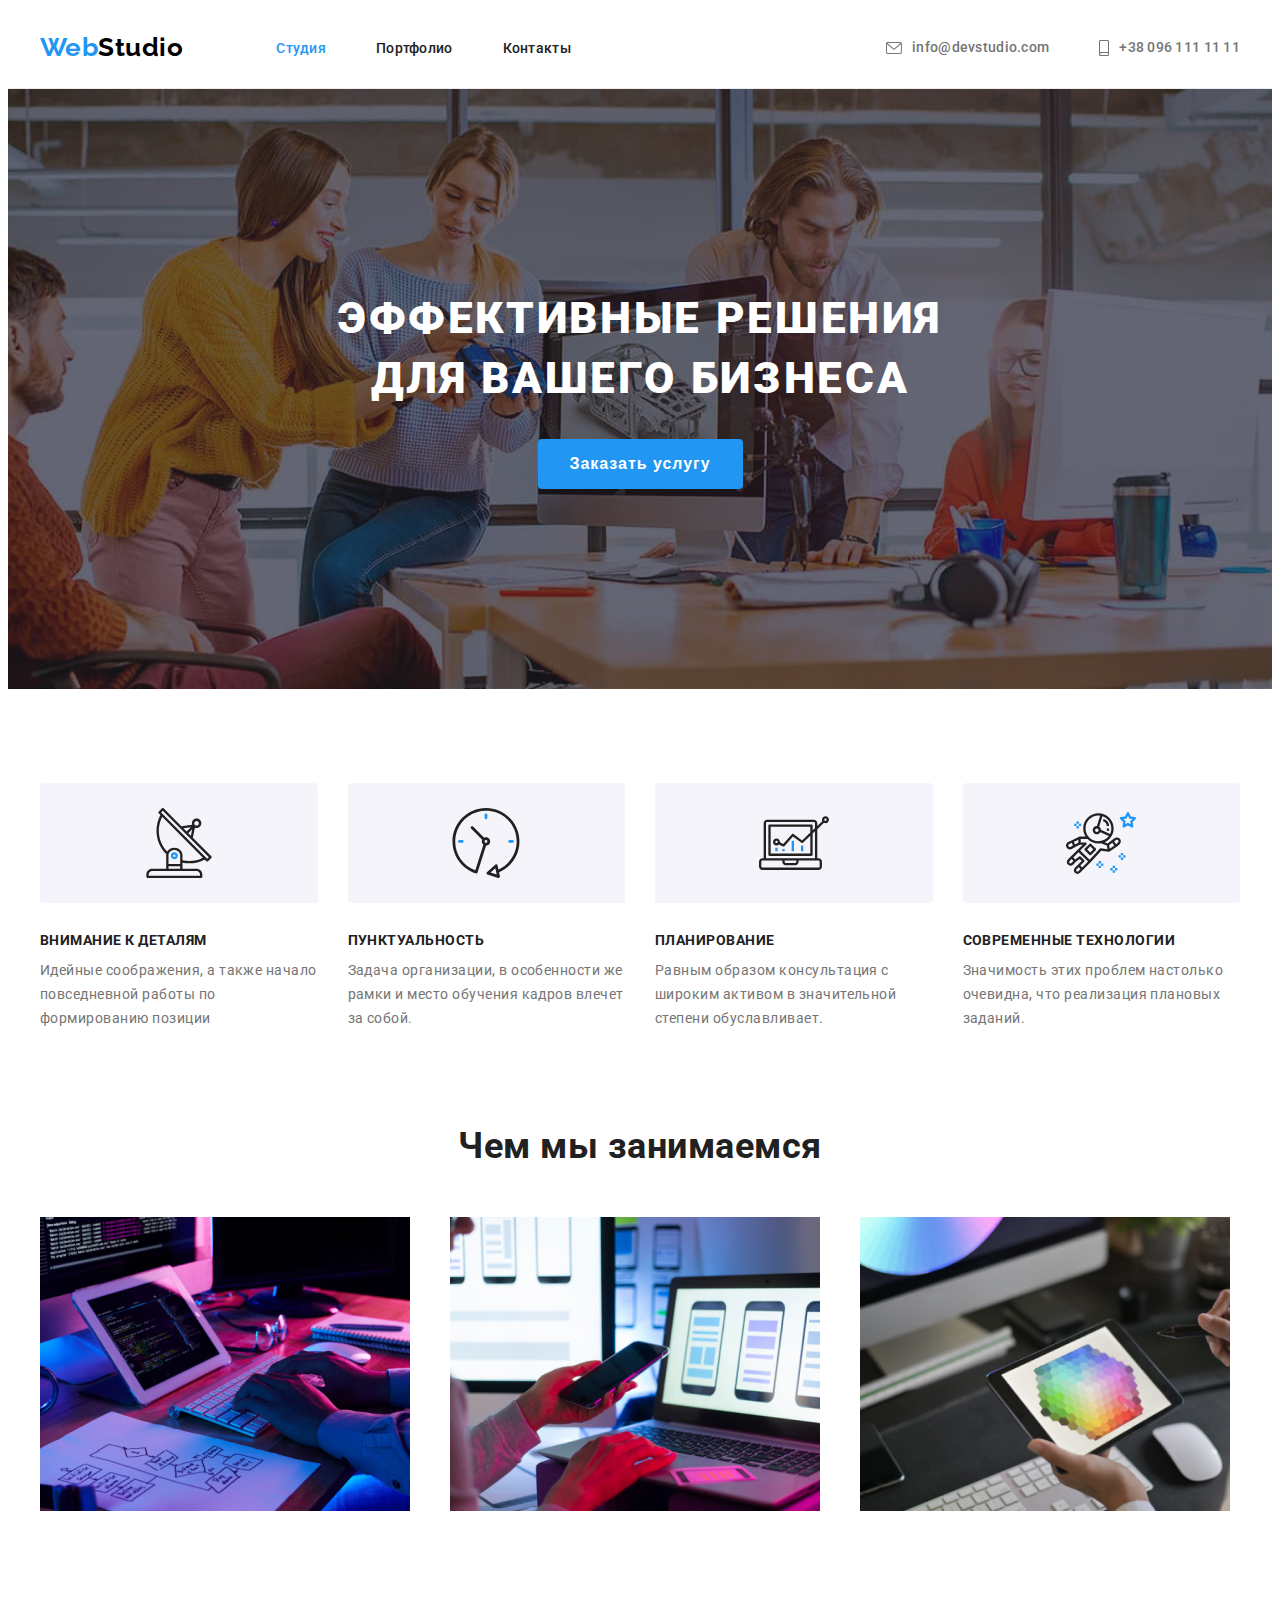
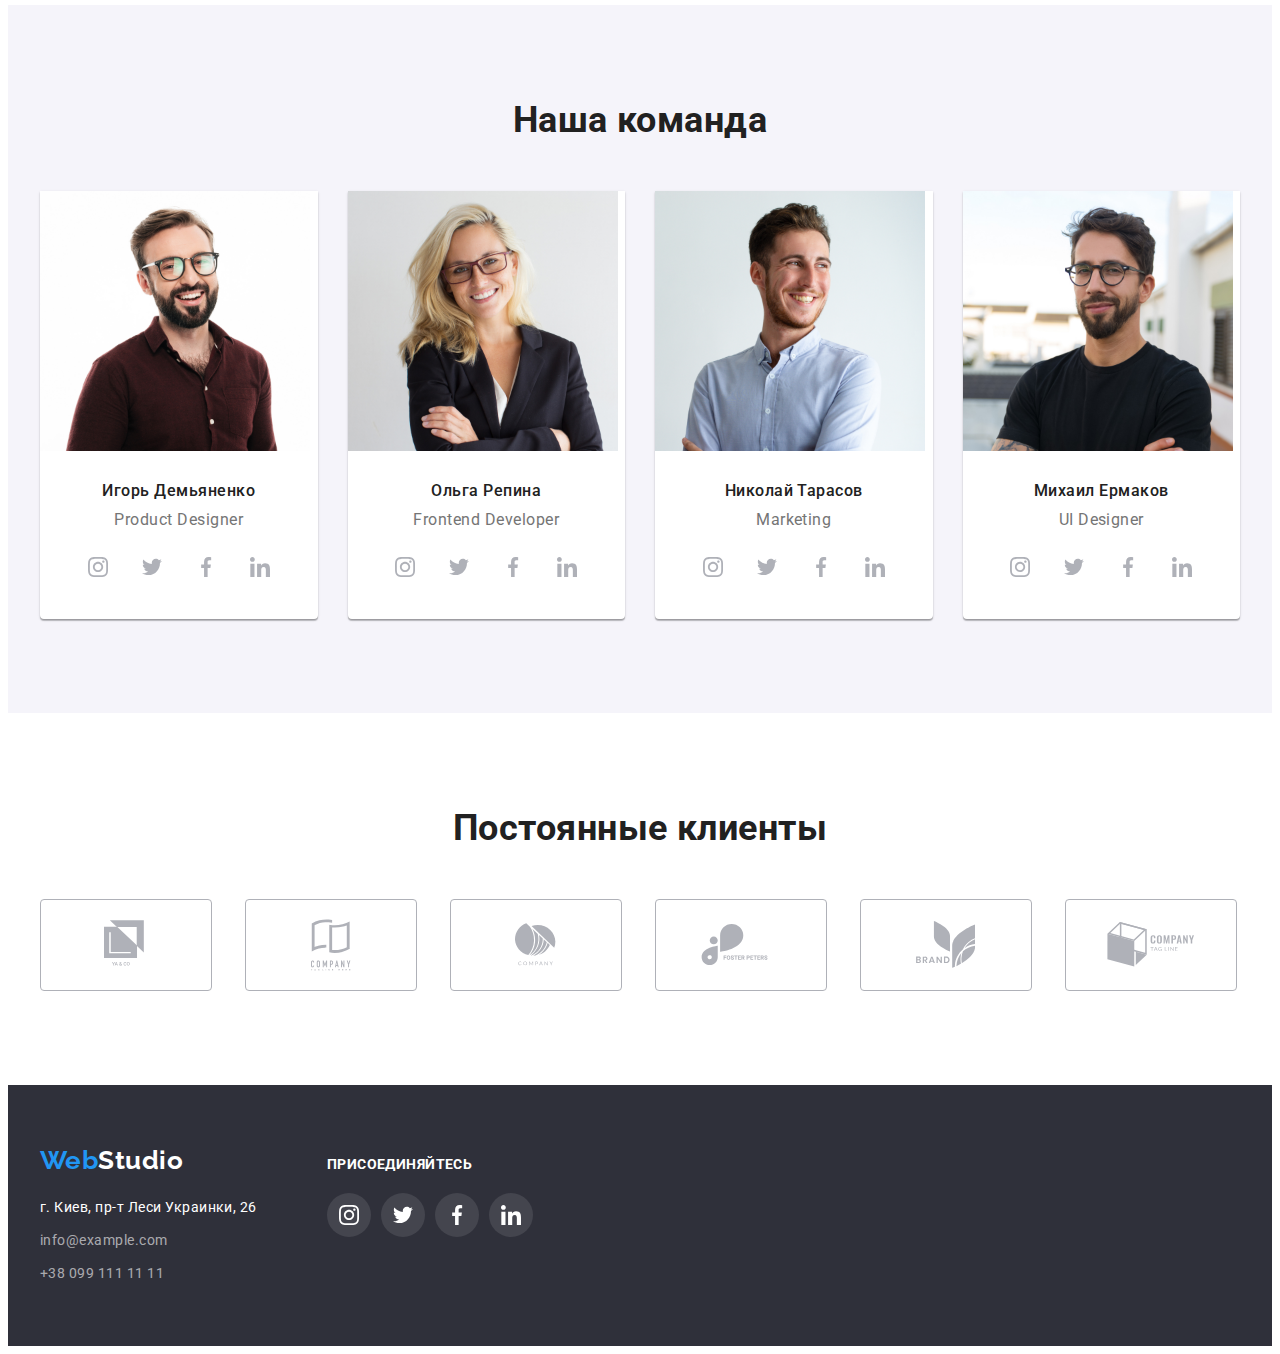
<file: index.html>
<!DOCTYPE html>
<html lang="ru">
  <head>
    <meta charset="UTF-8" />
    <meta name="viewport" content="width=device-width, initial-scale=1.0" />
    <title>Студия</title>
    <link
      rel="stylesheet"
      href="https://cdnjs.cloudflare.com/ajax/libs/modern-normalize/1.0.0/modern-normalize.css"
      integrity="sha512-Zx6MlUMKSVJoQ+83OwhdILe8cSEsCzfqThJd7J/VA2UrK6Ctj85p+xzqfyuNXE5B1k25uUdmJ2OzItbBy9GHAQ=="
      crossorigin="anonymous"
    />
    <link rel="preconnect" href="https://fonts.gstatic.com" />
    <link
      href="https://fonts.googleapis.com/css2?family=Raleway:wght@700&family=Roboto:wght@400;500;700;900&display=swap"
      rel="stylesheet"
    />
    <link rel="stylesheet" href="./css/styles.css" />
  </head>
  <body>
    <header class="page-header">
      <div class="container">
        <nav class="nav-menu">
          <a href="index.html" lang="en" class="logo link"
            ><span class="logo-title">Web</span>Studio</a
          >
          <ul class="site-nav list">
            <li class="site-nav-item">
              <a href="index.html" class="current link">Студия</a>
            </li>
            <li class="site-nav-item">
              <a href="./portfolio.html" class="link">Портфолио</a>
            </li>
            <li class="site-nav-item">
              <a href="Контакты" class="link">Контакты</a>
            </li>
          </ul>
        </nav>
        <ul class="contact list">
          <li class="site-nav-item">
            <a
              href="mailto:info@devstudio.com"
              class="contact-header link"
              aria-label="mail"
            >
              <svg class="link-contact" width="16" height="12">
                <use href="./images/icon.svg#icon-envelope-hover"></use></svg
              >info@devstudio.com</a
            >
          </li>
          <li class="site-nav-item">
            <a
              href="tel:+380961111111"
              class="contact-header link"
              aria-label="call"
            >
              <svg class="link-contact" width="10" height="16">
                <use href="./images/icon.svg#icon-smartphone"></use></svg
              >+38 096 111 11 11</a
            >
          </li>
        </ul>
      </div>
    </header>
    <main>
      <!--Hero-->

      <section class="hero main">
        <h1 class="hero-title">Эффективные решения для вашего бизнеса</h1>
        <button type="button" class="btn">Заказать услугу</button>
      </section>

      <!--Features-->

      <section class="section title-features">
        <div class="container">
          <h2 class="section-title visually-hidden">Особенности</h2>
          <ul class="features list">
            <li class="features-item">
              <div class="features-icon">
                <svg class="features-icon-item" width="70" height="70">
                  <use href="./images/icon.svg#icon-antenna-1"></use>
                </svg>
              </div>
              <h3 class="features-title">Внимание к деталям</h3>
              <p class="features-text">
                Идейные соображения, а также начало повседневной работы по
                формированию позиции
              </p>
            </li>
            <li class="features-item">
              <div class="features-icon">
                <svg class="features-icon-item" width="70" height="70">
                  <use href="./images/icon.svg#icon-clock-1"></use>
                </svg>
              </div>
              <h3 class="features-title">Пунктуальность</h3>
              <p class="features-text">
                Задача организации, в особенности же рамки и место обучения
                кадров влечет за собой.
              </p>
            </li>
            <li class="features-item">
              <div class="features-icon">
                <svg class="features-icon-item" width="70" height="70">
                  <use href="./images/icon.svg#icon-diagram-1"></use>
                </svg>
              </div>
              <h3 class="features-title">Планирование</h3>
              <p class="features-text">
                Равным образом консультация с широким активом в значительной
                степени обуславливает.
              </p>
            </li>
            <li class="features-item">
              <div class="features-icon">
                <svg class="features-icon-item" width="70" height="70">
                  <use href="./images/icon.svg#icon-astronaut-1"></use>
                </svg>
              </div>
              <h3 class="features-title">Современные технологии</h3>
              <p class="features-text">
                Значимость этих проблем настолько очевидна, что реализация
                плановых заданий.
              </p>
            </li>
          </ul>
        </div>
      </section>

      <!--Our work-->

      <section class="section title-work">
        <div class="container">
          <h2 class="section-title">Чем мы занимаемся</h2>
          <ul class="work list">
            <li class="work-item">
              <img
                src="./images/img-1.jpg"
                alt="Разработка приложений на компьютер"
                width="370"
                height="294"
              />
            </li>
            <li class="work-item">
              <img
                src="./images/img-2.jpg"
                alt="Разработка приложений на телефон"
                width="370"
                height="294"
              />
            </li>
            <li class="work-item">
              <img
                src="./images/img-3.jpg"
                alt="Разработка приложений на планшет"
                width="370"
                height="294"
              />
            </li>
          </ul>
        </div>
      </section>

      <!--Team-->

      <section class="section employees">
        <div class="container">
          <h2 class="section-title">Наша команда</h2>
          <ul class="team list">
            <li class="team-item">
              <img
                src="./images/employee-1.jpg"
                alt="Продуктовый дизайнер"
                width="270"
                height="260"
              />
              <div class="team-card">
                <h3 class="team-title">Игорь Демьяненко</h3>
                <p lang="en" class="team-text">Product Designer</p>
                <ul class="team-icon list">
                  <li class="team-icon-social">
                    <a
                      class="team-social"
                      href="https://www.instagram.com/?hl=ru"
                    >
                      <svg class="team-icon-item" width="20" height="20">
                        <use
                          href="./images/icon.svg#icon-instagram-2"
                        ></use></svg
                    ></a>
                  </li>
                  <li class="team-icon-social">
                    <a class="team-social" href="https://twitter.com/?lang=ru">
                      <svg class="team-icon-item" width="20" height="20">
                        <use href="./images/icon.svg#icon-twitter-1"></use></svg
                    ></a>
                  </li>
                  <li class="team-icon-social">
                    <a class="team-social" href="https://www.facebook.com/">
                      <svg class="team-icon-item" width="20" height="20">
                        <use
                          href="./images/icon.svg#icon-facebook-1"
                        ></use></svg
                    ></a>
                  </li>
                  <li class="team-icon-social">
                    <a class="team-social" href="https://www.linkedin.com/"
                      ><svg class="team-icon-item" width="20" height="20">
                        <use
                          href="./images/icon.svg#icon-linkedin-1"
                        ></use></svg
                    ></a>
                  </li>
                </ul>
              </div>
            </li>
            <li class="team-item">
              <img
                src="./images/employee-2.jpg"
                alt="Разработчик пользовательского интерфейса"
                width="270"
                height="260"
              />
              <div class="team-card">
                <h3 class="team-title">Ольга Репина</h3>
                <p lang="en" class="team-text">Frontend Developer</p>
                <ul class="team-icon list">
                  <li class="team-icon-social">
                    <a
                      class="team-social"
                      href="https://www.instagram.com/?hl=ru"
                    >
                      <svg class="team-icon-item" width="20" height="20">
                        <use
                          href="./images/icon.svg#icon-instagram-2"
                        ></use></svg
                    ></a>
                  </li>
                  <li class="team-icon-social">
                    <a class="team-social" href="https://twitter.com/?lang=ru">
                      <svg class="team-icon-item" width="20" height="20">
                        <use href="./images/icon.svg#icon-twitter-1"></use></svg
                    ></a>
                  </li>
                  <li class="team-icon-social">
                    <a class="team-social" href="https://www.facebook.com/">
                      <svg class="team-icon-item" width="20" height="20">
                        <use
                          href="./images/icon.svg#icon-facebook-1"
                        ></use></svg
                    ></a>
                  </li>
                  <li class="team-icon-social">
                    <a class="team-social" href="https://www.linkedin.com/"
                      ><svg class="team-icon-item" width="20" height="20">
                        <use
                          href="./images/icon.svg#icon-linkedin-1"
                        ></use></svg
                    ></a>
                  </li>
                </ul>
              </div>
            </li>
            <li class="team-item">
              <img
                src="./images/employee-3.jpg"
                alt="Маркетолог"
                width="270"
                height="260"
              />
              <div class="team-card">
                <h3 class="team-title">Николай Тарасов</h3>
                <p lang="en" class="team-text">Marketing</p>
                <ul class="team-icon list">
                  <li class="team-icon-social">
                    <a
                      class="team-social"
                      href="https://www.instagram.com/?hl=ru"
                    >
                      <svg class="team-icon-item" width="20" height="20">
                        <use
                          href="./images/icon.svg#icon-instagram-2"
                        ></use></svg
                    ></a>
                  </li>
                  <li class="team-icon-social">
                    <a class="team-social" href="https://twitter.com/?lang=ru">
                      <svg class="team-icon-item" width="20" height="20">
                        <use href="./images/icon.svg#icon-twitter-1"></use></svg
                    ></a>
                  </li>
                  <li class="team-icon-social">
                    <a class="team-social" href="https://www.facebook.com/">
                      <svg class="team-icon-item" width="20" height="20">
                        <use
                          href="./images/icon.svg#icon-facebook-1"
                        ></use></svg
                    ></a>
                  </li>
                  <li class="team-icon-social">
                    <a class="team-social" href="https://www.linkedin.com/"
                      ><svg class="team-icon-item" width="20" height="20">
                        <use
                          href="./images/icon.svg#icon-linkedin-1"
                        ></use></svg
                    ></a>
                  </li>
                </ul>
              </div>
            </li>
            <li class="team-item">
              <img
                src="./images/employee-4.jpg"
                alt="Дизайнер"
                width="270"
                height="260"
              />
              <div class="team-card">
                <h3 class="team-title">Михаил Ермаков</h3>
                <p lang="en" class="team-text">UI Designer</p>

                <ul class="team-icon list">
                  <li class="team-icon-social">
                    <a
                      class="team-social"
                      href="https://www.instagram.com/?hl=ru"
                    >
                      <svg class="team-icon-item" width="20" height="20">
                        <use
                          href="./images/icon.svg#icon-instagram-2"
                        ></use></svg
                    ></a>
                  </li>
                  <li class="team-icon-social">
                    <a class="team-social" href="https://twitter.com/?lang=ru">
                      <svg class="team-icon-item" width="20" height="20">
                        <use href="./images/icon.svg#icon-twitter-1"></use></svg
                    ></a>
                  </li>
                  <li class="team-icon-social">
                    <a class="team-social" href="https://www.facebook.com/">
                      <svg class="team-icon-item" width="20" height="20">
                        <use
                          href="./images/icon.svg#icon-facebook-1"
                        ></use></svg
                    ></a>
                  </li>
                  <li class="team-icon-social">
                    <a class="team-social" href="https://www.linkedin.com/"
                      ><svg class="team-icon-item" width="20" height="20">
                        <use
                          href="./images/icon.svg#icon-linkedin-1"
                        ></use></svg
                    ></a>
                  </li>
                </ul>
              </div>
            </li>
          </ul>
        </div>
      </section>
      <!-- Our Clients -->
      <section class="section">
        <div class="container">
          <h2 class="section-title">Постоянные клиенты</h2>
          <ul class="client list">
            <li class="client-item">
              <a class="client-link link" href=""
                ><svg class="client-logo" width="44" height="49">
                  <use href="./images/icon.svg#icon-logo-1"></use></svg
              ></a>
            </li>
            <li class="client-item">
              <a class="client-link link" href=""
                ><svg class="client-logo" width="40" height="52">
                  <use href="./images/icon.svg#icon-logo-2"></use></svg
              ></a>
            </li>
            <li class="client-item">
              <a class="client-link link" href=""
                ><svg class="client-logo" width="41" height="43">
                  <use href="./images/icon.svg#icon-logo-3"></use></svg
              ></a>
            </li>
            <li class="client-item">
              <a class="client-link link" href=""
                ><svg class="client-logo" width="80" height="42">
                  <use href="./images/icon.svg#icon-logo-4"></use></svg
              ></a>
            </li>
            <li class="client-item">
              <a class="client-link link" href=""
                ><svg class="client-logo" width="59" height="47">
                  <use href="./images/icon.svg#icon-logo-5"></use></svg
              ></a>
            </li>
            <li class="client-item">
              <a class="client-link link" href=""
                ><svg class="client-logo" width="88" height="45">
                  <use href="./images/icon.svg#icon-logo-6"></use></svg
              ></a>
            </li>
          </ul>
        </div>
      </section>
    </main>
    <footer class="page-footer">
      <div class="container info">
        <div class="contact-container">
          <a href="index.html" lang="en" class="logo link"
            ><span class="logo-title">Web</span
            ><span class="studio">Studio</span></a
          >
          <address class="address-menu">
            <ul class="address-nav list">
              <li class="address-item">
                <a
                  href="https://goo.gl/maps/wcm8M9rtRjgam5ik7"
                  target="_blank"
                  rel="noreferrer noopener"
                  class="map link"
                  >г. Киев, пр-т Леси Украинки, 26</a
                >
              </li>
              <li class="address-item">
                <a href="mailto:info@example.com" class="address-footer link"
                  >info@example.com</a
                >
              </li>
              <li class="address-item">
                <a href="tel:+380991111111" class="address-footer link"
                  >+38 099 111 11 11</a
                >
              </li>
            </ul>
          </address>
        </div>
        <div class="social-connect">
          <b class="connect-title">присоединяйтесь</b>
          <ul class="connect-social list">
            <li class="connect-item">
              <a
                class="connect-icon-link link"
                href="https://www.instagram.com/?hl=ru"
              >
                <svg class="connect-icon-item" width="20" height="20">
                  <use href="./images/icon.svg#icon-instagram-2"></use></svg
              ></a>
            </li>
            <li class="connect-item">
              <a
                class="connect-icon-link link"
                href="https://twitter.com/?lang=ru"
              >
                <svg class="connect-icon-item" width="20" height="20">
                  <use href="./images/icon.svg#icon-twitter-1"></use></svg
              ></a>
            </li>
            <li class="connect-item">
              <a
                class="connect-icon-link link"
                href="https://www.facebook.com/"
              >
                <svg class="connect-icon-item" width="20" height="20">
                  <use href="./images/icon.svg#icon-facebook-1"></use></svg
              ></a>
            </li>
            <li class="connect-item">
              <a class="connect-icon-link link" href="https://www.linkedin.com/"
                ><svg class="connect-icon-item" width="20" height="20">
                  <use href="./images/icon.svg#icon-linkedin-1"></use></svg
              ></a>
            </li>
          </ul>
        </div>
      </div>
    </footer>
  </body>
</html>
</file>
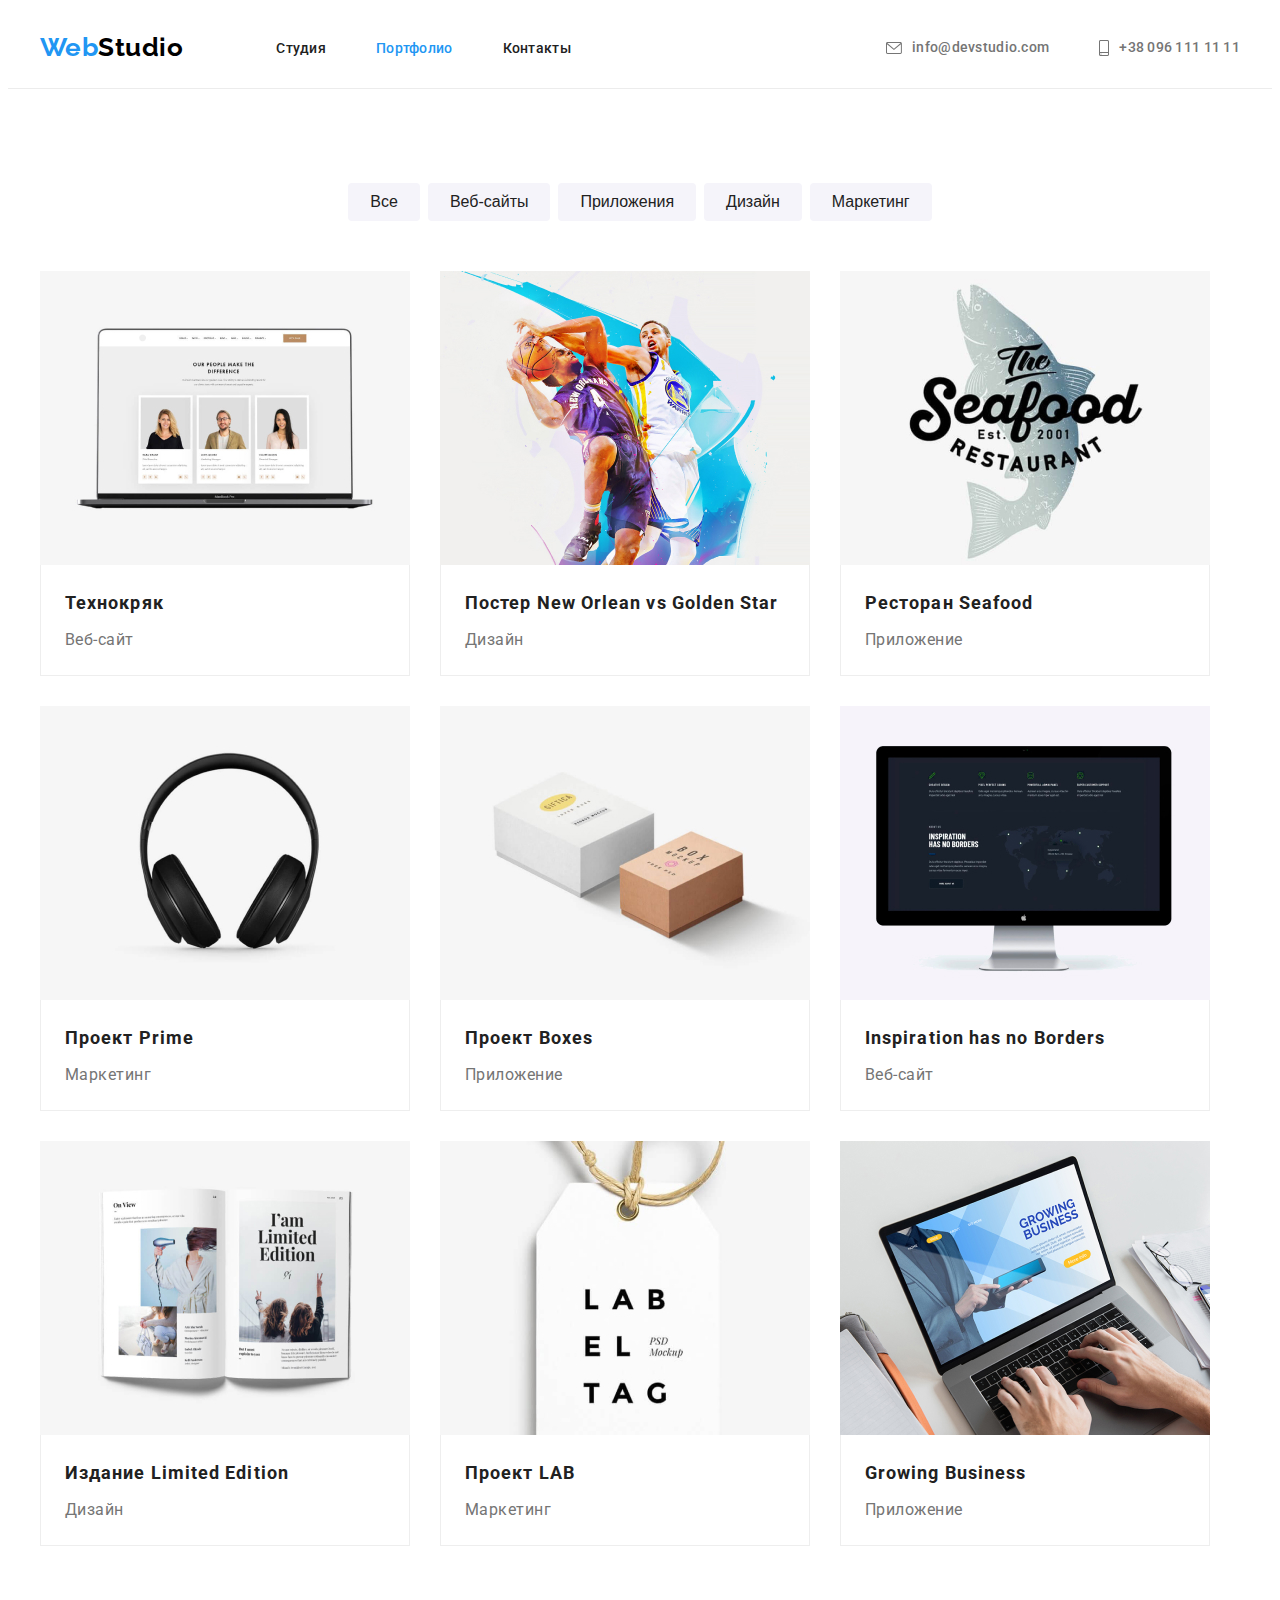
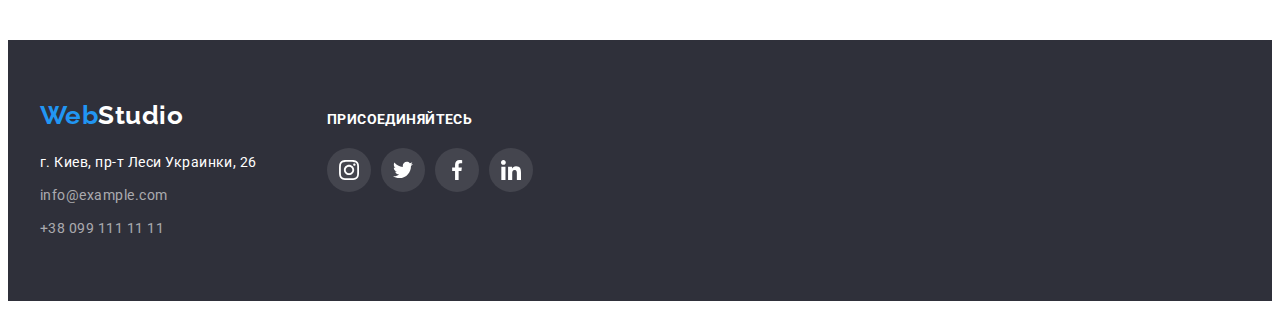
<file: portfolio.html>
<!DOCTYPE html>
<html lang="ru">
  <head>
    <meta charset="UTF-8" />
    <meta http-equiv="X-UA-Compatible" content="IE=edge" />
    <meta name="viewport" content="width=device-width, initial-scale=1.0" />
    <title>Портфолио</title>
    <link
      rel="stylesheet"
      href="https://cdnjs.cloudflare.com/ajax/libs/modern-normalize/1.0.0/modern-normalize.css"
      integrity="sha512-Zx6MlUMKSVJoQ+83OwhdILe8cSEsCzfqThJd7J/VA2UrK6Ctj85p+xzqfyuNXE5B1k25uUdmJ2OzItbBy9GHAQ=="
      crossorigin="anonymous"
    />
    <link rel="preconnect" href="https://fonts.gstatic.com" />
    <link
      href="https://fonts.googleapis.com/css2?family=Raleway:wght@700&family=Roboto:wght@400;500;700;900&display=swap"
      rel="stylesheet"
    />
    <link rel="stylesheet" href="./css/styles.css" />
  </head>
  <body>
    <header class="page-header">
      <div class="container">
        <nav class="nav-menu">
          <a href="index.html" lang="en" class="logo link"
            ><span class="logo-title">Web</span>Studio</a
          >
          <ul class="site-nav list">
            <li class="site-nav-item">
              <a href="index.html" class="link">Студия</a>
            </li>
            <li class="site-nav-item">
              <a href="./portfolio.html" class="current link">Портфолио</a>
            </li>
            <li class="site-nav-item">
              <a href="Контакты" class="link">Контакты</a>
            </li>
          </ul>
        </nav>
        <ul class="contact list">
          <li class="site-nav-item">
            <a
              href="mailto:info@devstudio.com"
              class="contact-header link"
              aria-label="mail"
            >
              <svg class="link-contact" width="16" height="12">
                <use href="./images/icon.svg#icon-envelope-hover"></use></svg
              >info@devstudio.com</a
            >
          </li>
          <li class="site-nav-item">
            <a
              href="tel:+380961111111"
              class="contact-header link"
              aria-label="call"
            >
              <svg class="link-contact" width="10" height="16">
                <use href="./images/icon.svg#icon-smartphone"></use></svg
              >+38 096 111 11 11</a
            >
          </li>
        </ul>
      </div>
    </header>
    <main>
      <!--Our project-->

      <section class="section">
        <div class="container">
          <h1 class="visually-hidden">Проекты</h1>
          <!--filter-->

          <ul class="filter list">
            <li class="filter-item">
              <button type="button" class="filter-btn">Все</button>
            </li>
            <li class="filter-item">
              <button type="button" class="filter-btn">Веб-сайты</button>
            </li>
            <li class="filter-item">
              <button type="button" class="filter-btn">Приложения</button>
            </li>
            <li class="filter-item">
              <button type="button" class="filter-btn">Дизайн</button>
            </li>
            <li class="filter-item">
              <button type="button" class="filter-btn">Маркетинг</button>
            </li>
          </ul>
          <ul class="project list">
            <li class="project-item">
              <a href="" class="project-link link">
                <img
                  src="./images/portfolio/port1.jpg"
                  alt="Сайт Технокряк"
                  width="370"
                  height="294"
                />
                <div class="border-card">
                  <h2 class="project-title">Технокряк</h2>
                  <p class="project-text">Веб-сайт</p>
                </div>
              </a>
            </li>
            <li class="project-item">
              <a href="" class="project-link link">
                <img
                  src="./images/portfolio/port2.jpg"
                  alt="Дизайн спортивного сайта"
                  width="370"
                  height="294"
                />
                <div class="border-card">
                  <h2 class="project-title">
                    Постер New Orlean vs Golden Star
                  </h2>
                  <p class="project-text">Дизайн</p>
                </div>
              </a>
            </li>
            <li class="project-item">
              <a href="" class="project-link link">
                <img
                  src="./images/portfolio/port3.jpg"
                  alt="Веб приложения ресторона морской кухни"
                  width="370"
                  height="294"
                />
                <div class="border-card">
                  <h2 class="project-title">Ресторан Seafood</h2>
                  <p class="project-text">Приложение</p>
                </div>
              </a>
            </li>
            <li class="project-item">
              <a href="" class="project-link link">
                <img
                  src="./images/portfolio/port4.jpg"
                  alt="Проект Прайм"
                  width="370"
                  height="294"
                />
                <div class="border-card">
                  <h2 class="project-title">Проект Prime</h2>
                  <p class="project-text">Маркетинг</p>
                </div>
              </a>
            </li>
            <li class="project-item">
              <a href="" class="project-link link">
                <img
                  src="./images/portfolio/port5.jpg"
                  alt="Веб приложения про коробки "
                  width="370"
                  height="294"
                />

                <div class="border-card">
                  <h2 class="project-title">Проект Boxes</h2>
                  <p class="project-text">Приложение</p>
                </div>
              </a>
            </li>
            <li class="project-item">
              <a href="" class="project-link link">
                <img
                  src="./images/portfolio/port6.jpg"
                  alt=" Сайт о вдохновении"
                  width="370"
                  height="294"
                />
                <div class="border-card">
                  <h2 class="project-title" lang="en">
                    Inspiration has no Borders
                  </h2>
                  <p class="project-text">Веб-сайт</p>
                </div>
              </a>
            </li>
            <li class="project-item">
              <a href="" class="project-link link">
                <img
                  src="./images/portfolio/port7.jpg"
                  alt="Дизайн журнала"
                  width="370"
                  height="294"
                />
                <div class="border-card">
                  <h2 class="project-title">Издание Limited Edition</h2>
                  <p class="project-text">Дизайн</p>
                </div>
              </a>
            </li>
            <li class="project-item">
              <a href="" class="project-link link">
                <img
                  src="./images/portfolio/port8.jpg"
                  alt="Крутой проект"
                  width="370"
                  height="294"
                />
                <div class="border-card">
                  <h2 class="project-title">Проект LAB</h2>
                  <p class="project-text">Маркетинг</p>
                </div>
              </a>
            </li>
            <li class="project-item">
              <a href="" class="project-link link">
                <img
                  src="./images/portfolio/port9.jpg"
                  alt="Веб приложение для бизнеса"
                  width="370"
                  height="294"
                />
                <div class="border-card">
                  <h2 class="project-title" lang="en">Growing Business</h2>
                  <p class="project-text">Приложение</p>
                </div>
              </a>
            </li>
          </ul>
        </div>
      </section>
    </main>
    <footer class="page-footer">
      <div class="container info">
        <div class="contact-container">
          <a href="index.html" lang="en" class="logo link"
            ><span class="logo-title">Web</span
            ><span class="studio">Studio</span></a
          >
          <address class="address-menu">
            <ul class="address-nav list">
              <li class="address-item">
                <a
                  href="https://goo.gl/maps/wcm8M9rtRjgam5ik7"
                  target="_blank"
                  rel="noreferrer noopener"
                  class="map link"
                  >г. Киев, пр-т Леси Украинки, 26</a
                >
              </li>
              <li class="address-item">
                <a href="mailto:info@example.com" class="address-footer link"
                  >info@example.com</a
                >
              </li>
              <li class="address-item">
                <a href="tel:+380991111111" class="address-footer link"
                  >+38 099 111 11 11</a
                >
              </li>
            </ul>
          </address>
        </div>
        <div class="social-connect">
          <b class="connect-title">присоединяйтесь</b>
          <ul class="connect-social list">
            <li class="connect-item">
              <a
                class="connect-icon-link link"
                href="https://www.instagram.com/?hl=ru"
              >
                <svg class="connect-icon-item" width="20" height="20">
                  <use href="./images/icon.svg#icon-instagram-2"></use></svg
              ></a>
            </li>
            <li class="connect-item">
              <a
                class="connect-icon-link link"
                href="https://twitter.com/?lang=ru"
              >
                <svg class="connect-icon-item" width="20" height="20">
                  <use href="./images/icon.svg#icon-twitter-1"></use></svg
              ></a>
            </li>
            <li class="connect-item">
              <a
                class="connect-icon-link link"
                href="https://www.facebook.com/"
              >
                <svg class="connect-icon-item" width="20" height="20">
                  <use href="./images/icon.svg#icon-facebook-1"></use></svg
              ></a>
            </li>
            <li class="connect-item">
              <a class="connect-icon-link link" href="https://www.linkedin.com/"
                ><svg class="connect-icon-item" width="20" height="20">
                  <use href="./images/icon.svg#icon-linkedin-1"></use></svg
              ></a>
            </li>
          </ul>
        </div>
      </div>
    </footer>
  </body>
</html>
</file>
<file: css/styles.css>
/*Первичный цвет #757575 */
/* Вторичный цвет для заголовков #212121 */
/* #FFFFFF; */
/*акцент на  #2196F3;*/
/* бекграунд первиный  #E5E5E5; #FFFFFF */
/* бекграунд вторичный  #FFFFFF; */
/* бекграунд дополнителный #2F303A */
/* бекграунд дополнителный2 #F5F4FA; */
/* Первичный шрифт  'Roboto', sans-serif;*/
/* Вторичный шрифт  'Raleway',sans-serif;*/
:root {
  --primary-text-color: #757575;
  --title-text-color: #212121;
  --additional-text-color: #ffffff;
  --accent-text-color: #2196f3;
  --primary-bgr-color: #ffffff;
  --bg-additional-color: #2f303a;
  --accent-bg-color: #2196f3;
  --bg-additional2-color: #f5f4fa;
  --primary-font: 'Roboto', sans-serif;
  --second-font: 'Raleway', sans-serif;
}
body {
  color: var(--primary-text-color);
  background-color: var(--primary-bgr-color);
  font-family: var(--primary-font);
  font-weight: normal;
  letter-spacing: 0.03em;
}
.container {
  margin-left: auto;
  margin-right: auto;
  width: 1200px;
  padding-left: 15px;
  padding-right: 15px;
}
img {
  display: block;
}
.list {
  list-style: none;
  margin: 0;
  padding: 0;
}
.link {
  text-decoration: none;
}
/* Cкрытые заголовки */
.visually-hidden {
  position: absolute !important;
  clip: rect(1px 1px 1px 1px); /* IE6 IE7 */
  clip: rect(1px 1px 1px 1px);
  padding: 0 !important;
  border: 0 !important;
  height: 1px !important;
  width: 1px !important;
  overflow: hidden;
}

/* header */
.page-header {
  background-color: var(--primary-bgr-color);
  padding-top: 24px;
  padding-bottom: 25px;
  border-bottom: 1px solid #ececec;
}

.logo {
  color: #000000;
  font-family: var(--second-font);
  font-weight: bold;
  font-size: 26px;
  line-height: 1.2;
}
.logo-title {
  color: var(--accent-text-color);
}

.nav-menu,
.site-nav {
  display: flex;
  align-items: center;
}

.page-header .container {
  display: flex;
  align-items: center;
}

.site-nav,
.contact {
  display: flex;
}
.site-nav {
  margin-left: 93px;
}
.contact {
  margin-left: auto;
}

.site-nav-item:not(:last-child) {
  margin-right: 50px;
}
.site-nav .link {
  color: var(--title-text-color);
  font-weight: 500;
  font-size: 14px;
  line-height: 1.14;
  letter-spacing: 0.02em;
}

.site-nav .link:focus,
.site-nav .link:hover,
.contact-header:focus,
.contact-header:hover,
.link-contact:hover,
.link-contact:focus {
  color: var(--accent-text-color);
  fill: var(--accent-text-color);
}
.site-nav .current.link {
  color: var(--accent-text-color);
}

.contact-header {
  color: var(--primary-text-color);
  fill: var(--primary-text-color);
  font-weight: 500;
  font-size: 14px;
  line-height: 1.14;
  letter-spacing: 0.02em;
  display: flex;
  align-items: center;
}

.link-contact {
  margin-right: 10px;
}

/* hero */
.hero {
  background-color: #c4c4c4;
  padding-top: 200px;
  padding-bottom: 200px;
}
.main {
  max-width: 1600px;
  text-align: center;
  margin: 0 auto;
  background-image: linear-gradient(
      rgba(47, 48, 58, 0.4),
      rgba(47, 48, 58, 0.4)
    ),
    url(../images/hero/hero.jpg);
  background-repeat: no-repeat;
  background-position: center;
  background-size: cover;
}
.hero-title {
  margin-top: 0;
  color: var(--additional-text-color);
  font-weight: 900;
  font-size: 44px;
  line-height: 1.36;
  letter-spacing: 0.06em;
  text-transform: uppercase;
  width: 696px;
  margin: 0 auto 30px;
}
.btn {
  min-width: 200px;
  color: var(--additional-text-color);
  background-color: var(--accent-bg-color);
  border-radius: 4px;
  border: none;
  font-weight: bold;
  font-size: 16px;
  line-height: 1.87;
  text-align: center;
  letter-spacing: 0.06em;
  cursor: pointer;
  padding: 10px 32px;
}
.btn:hover,
.btn:focus {
  background-color: #188ce8;
}
.section {
  padding-top: 94px;
  padding-bottom: 94px;
}
/* section */
.section-title {
  margin-top: 0;
  margin-bottom: 50px;
  color: var(--title-text-color);
  font-weight: bold;
  font-size: 36px;
  line-height: 1.17;
  text-align: center;
}
/* features */
.features {
  display: flex;
  flex-wrap: wrap;
  margin-left: -30px;
  margin-top: -30px;
}
.section.title-features {
  padding-bottom: 0;
}
.features-item {
  flex-basis: calc((100% - 4 * 30px) / 4);
  margin-left: 30px;
  margin-top: 30px;
}

.features .features-title {
  margin-top: 0;
  margin-bottom: 10px;
  color: var(--title-text-color);
  font-weight: bold;
  font-size: 14px;
  line-height: 1.14;
  text-transform: uppercase;
}
.features-text {
  margin-top: 0;
  margin-bottom: 0;
  font-size: 14px;
  line-height: 1.71;
}
.features-icon {
  background-color: var(--bg-additional2-color);
  border-radius: 4px;
  margin-bottom: 30px;
  padding: 25px 100px;
  display: flex;
  justify-content: center;
  align-items: center;
}
.features-icon-item {
  fill: var(--title-text-color);
}
/* work */
.work {
  display: flex;
  flex-wrap: wrap;
  margin-top: -30px;
  margin-left: -30px;
}
.work-item {
  flex-basis: calc(100% / 3 - 30px);
  margin-top: 30px;
  margin-left: 30px;
}
.section.title-work {
  padding-top: 94px;
}

/* Team */
.section.employees {
  background-color: var(--bg-additional2-color);
}
.team {
  display: flex;
  flex-wrap: wrap;
  margin-top: -30px;
  margin-left: -30px;
}

.team-item {
  flex-basis: calc((100% - 4 * 30px) / 4);
  margin-top: 30px;
  margin-left: 30px;
  background-color: var(--additional-text-color);
  box-shadow: 0px 1px 3px rgba(0, 0, 0, 0.12), 0px 1px 1px rgba(0, 0, 0, 0.14),
    0px 2px 1px rgba(0, 0, 0, 0.2);
  border-radius: 0px 0px 4px 4px;
}
.team-card {
  padding-top: 30px;
  padding-bottom: 30px;
}
.team .team-title {
  margin-top: 0;
  margin-bottom: 10px;
  color: var(--title-text-color);
  font-weight: 500;
  font-size: 16px;
  line-height: 1.19;
  text-align: center;
}
.team-text {
  margin-top: 0;
  margin-bottom: 16px;
  font-size: 16px;
  line-height: 1.19;
  text-align: center;
}
.team-icon {
  display: flex;
  justify-content: center;
}
.team-icon-social:not(:last-child) {
  margin-right: 10px;
}

.team-social {
  width: 44px;
  height: 44px;
  fill: #afb1b8;
  display: flex;
  justify-content: center;
  align-items: center;
}

.team-social:hover,
.team-social:focus {
  fill: var(--additional-text-color);
  border-radius: 50%;
  background-color: var(--accent-text-color);
}
.client {
  display: flex;
  flex-wrap: wrap;
  margin-top: -30px;
  margin-left: -30px;
}
.client-item {
  flex-basis: calc((100% - 6 * 30px) / 6);
  margin-top: 30px;
  margin-left: 30px;
}
.client-link {
  width: 170px;
  height: 90px;
  border: 1px solid #afb1b8;
  border-radius: 4px;
  display: flex;
  justify-content: center;
  align-items: center;
  fill: #afb1b8;
}

.client-link:hover,
.client-link:focus {
  fill: var(--accent-bg-color);
  border: 1px solid #2196f3;
}

/* footer */
.page-footer {
  background-color: var(--bg-additional-color);
  padding-top: 60px;
  padding-bottom: 60px;
}
.info {
  display: flex;
  align-items: baseline;
}
.studio {
  color: var(--additional-text-color);
}
.page-footer .logo {
  display: inline-block;
  margin-top: 0;
  margin-bottom: 20px;
}
.address-menu {
  font-style: normal;
}

.address-item:not(:last-child) {
  margin-bottom: 9px;
}
.address-footer {
  color: rgba(255, 255, 255, 0.6);
  font-size: 14px;
  line-height: 1.71;
}
.map {
  color: var(--additional-text-color);
  font-size: 14px;
  line-height: 1.71;
}
/* social link footer */
.connect-title {
  margin-top: 0;
  margin-bottom: 20px;
  font-weight: bold;
  font-size: 14px;
  line-height: 1.14;
  letter-spacing: 0.03em;
  text-transform: uppercase;
  color: var(--additional-text-color);
  display: inline-block;
}

.social-connect {
  margin-left: 70px;
}
.connect-social {
  display: flex;
}
.connect-icon-link {
  width: 44px;
  height: 44px;
  border-radius: 50%;
  background-color: rgba(255, 255, 255, 0.1);
  display: flex;
  justify-content: center;
  align-items: center;
}
.connect-icon-item {
  fill: var(--primary-bgr-color);
}
.connect-icon-link:hover,
.connect-icon-link:focus {
  background-color: var(--accent-text-color);
}
.connect-item:not(:last-child) {
  margin-right: 10px;
}
/* main портфолио */
.filter {
  display: flex;
  justify-content: center;
  margin-bottom: 50px;
}
.filter-item:not(:last-child) {
  margin-right: 8px;
}
.filter-btn {
  color: var(--title-text-color);
  background-color: var(--bg-additional2-color);
  font-weight: 500;
  font-size: 16px;
  line-height: 1.62;
  text-align: center;
  font-style: inherit;
  border-radius: 4px;
  border: none;
  cursor: pointer;
  padding: 6px 22px;
}
.filter-btn:hover,
.filter-btn:focus {
  background-color: var(--accent-text-color);
  color: var(--additional-text-color);
  box-shadow: 0px 3px 1px rgba(0, 0, 0, 0.1), 0px 1px 2px rgba(0, 0, 0, 0.08),
    0px 2px 2px rgba(0, 0, 0, 0.12);
  outline: none;
}
.project-title {
  font-weight: bold;
  font-size: 18px;
  line-height: 2;
  letter-spacing: 0.06em;
  color: var(--title-text-color);
  margin-top: 0;
  margin-bottom: 4px;
}

.project-text {
  font-size: 16px;
  line-height: 1.87;
  margin: 0;
  color: var(--primary-text-color);
}
.project {
  display: flex;
  flex-wrap: wrap;
}

.project-item {
  width: 370px;
  margin-right: 30px;
  margin-bottom: 30px;
}
.project-item:nth-child(3n) {
  margin-right: 0;
}

.project-item:nth-last-child(-n + 3) {
  margin-bottom: 0;
}
.border-card {
  padding: 20px 24px;
  border: 1px solid #eeeeee;
  border-top: none;
}
.project-link:hover {
  display: block;
  box-shadow: 0px 1px 1px rgba(0, 0, 0, 0.12), 0px 4px 4px rgba(0, 0, 0, 0.06),
    1px 4px 6px rgba(0, 0, 0, 0.16);
}
</file>
